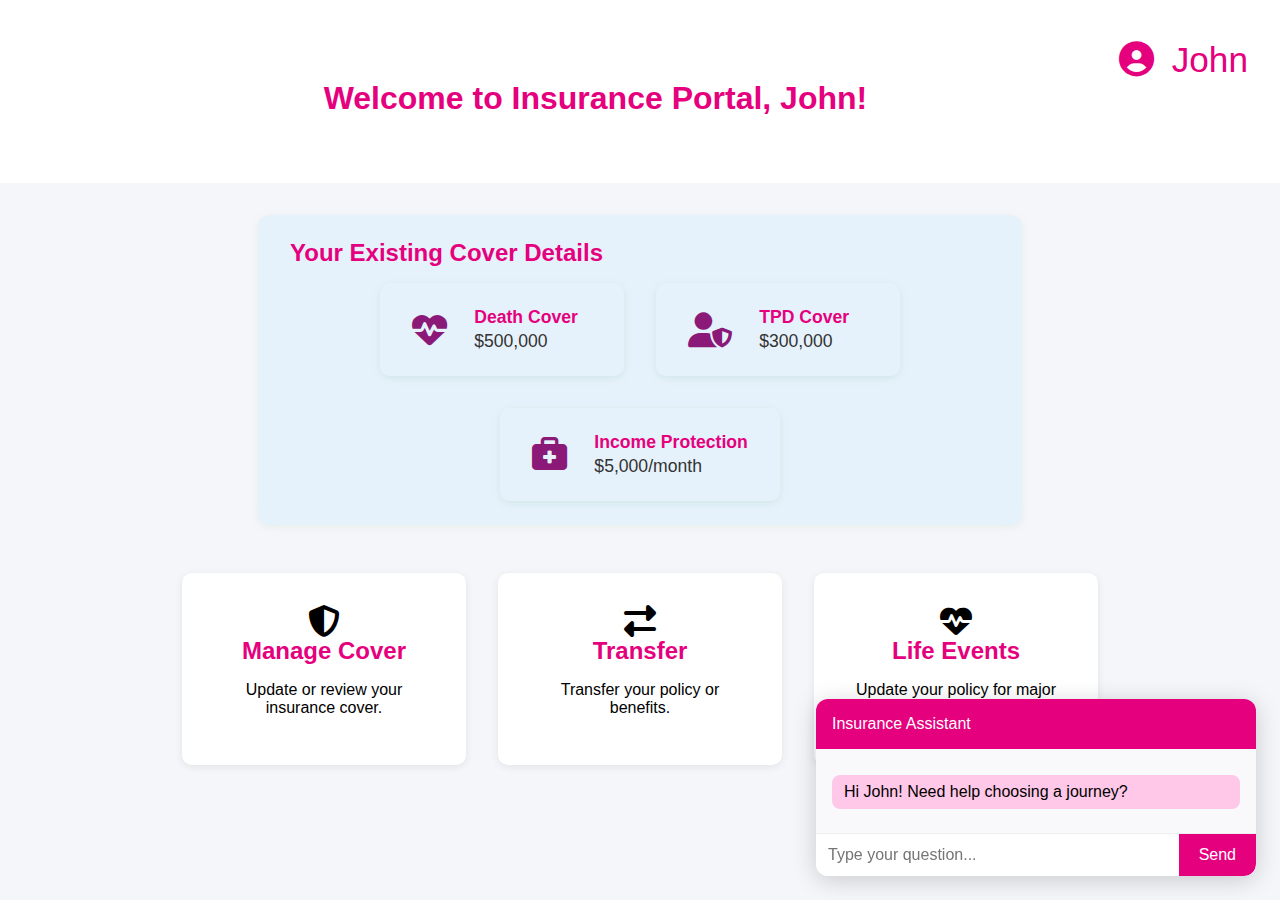
<file: src/index.html>
<!DOCTYPE html>
<html lang="en">
<head>
    <meta charset="UTF-8">
    <title>Insurance Portal Home</title>
    <link rel="stylesheet" href="css/styles.css">
    <link rel="stylesheet" href="https://cdnjs.cloudflare.com/ajax/libs/font-awesome/6.4.0/css/all.min.css">
    <script src="js/menu.js"></script>
    <script>
        function navigate(path) {
            window.location.href = path;
        }
    </script>
</head>
<body>
    <header>
        <div class="header-row">
            <div class="hamburger-menu" style="display: flex; align-items: center;">
                <button id="menu-btn" style="background: none; border: none; cursor: pointer; font-size: 2rem; color: #fff; margin-right: 1rem;">
                    <i class="fa-solid fa-bars"></i>
                </button>
                <nav class="menu-nav">
                    <a href="index.html" class="menu-item">Home</a>
                </nav>
            </div>
            <div class="welcome-center">
                <h1>Welcome to Insurance Portal, John!</h1>
                <p>Select your journey below or chat with us for guidance!</p>
            </div>
            <div class="user-icon">
                <i class="fa-solid fa-user-circle"></i>
                <span id="user-name-top" style="margin-left: 0.5rem;">John</span>
            </div>
        </div>
    </header>
    <main>
        <section class="cover-details">
            <h2>Your Existing Cover Details</h2>
            <div class="home-cover-cards">
                <div class="home-cover-card">
                    <i class="fa-solid fa-heart-pulse cover-icon"></i>
                    <div>
                        <div class="cover-type">Death Cover</div>
                        <div class="cover-amount">$500,000</div>
                    </div>
                </div>
                <div class="home-cover-card">
                    <i class="fa-solid fa-user-shield cover-icon"></i>
                    <div>
                        <div class="cover-type">TPD Cover</div>
                        <div class="cover-amount">$300,000</div>
                    </div>
                </div>
                <div class="home-cover-card">
                    <i class="fa-solid fa-briefcase-medical cover-icon"></i>
                    <div>
                        <div class="cover-type">Income Protection</div>
                        <div class="cover-amount">$5,000/month</div>
                    </div>
                </div>
            </div>
        </section>
        <div class="tiles">
            <div class="tile" onclick="navigate('manage-cover.html')">
                <!-- Icon for Manage Cover -->
                <i class="fa-solid fa-shield-halved fa-2x"></i>
                <h2>Manage Cover</h2>
                <p>Update or review your insurance cover.</p>
            </div>
            <div class="tile" onclick="navigate('transfer-cover.html')">
                <!-- Icon for Transfer -->
                <i class="fa-solid fa-exchange-alt fa-2x"></i>
                <h2>Transfer</h2>
                <p>Transfer your policy or benefits.</p>
            </div>
            <div class="tile" onclick="navigate('life-events.html')">
                <!-- Icon for Life Events -->
                <i class="fa-solid fa-heart-pulse fa-2x"></i>
                <h2>Life Events</h2>
                <p>Update your policy for major life changes.</p>
            </div>
        </div>        
    </main>

    <!-- Chatbot Widget (Always Open) -->
    <div id="chatbot-widget">
        <div id="chatbot-popup">
            <div id="chatbot-header">
                <span>Insurance Assistant</span>
                <!-- Removed close button -->
            </div>
            <div id="chatbot-messages">
                <div class="bot-message">Hi John! Need help choosing a journey?</div>
            </div>
            <form id="chatbot-form">
                <input type="text" id="chatbot-input" placeholder="Type your question..." autocomplete="off" />
                <button type="submit">Send</button>
            </form>
        </div>
    </div>
    <script src="js/chatbot.js"></script>
</body>
</html>
</file>
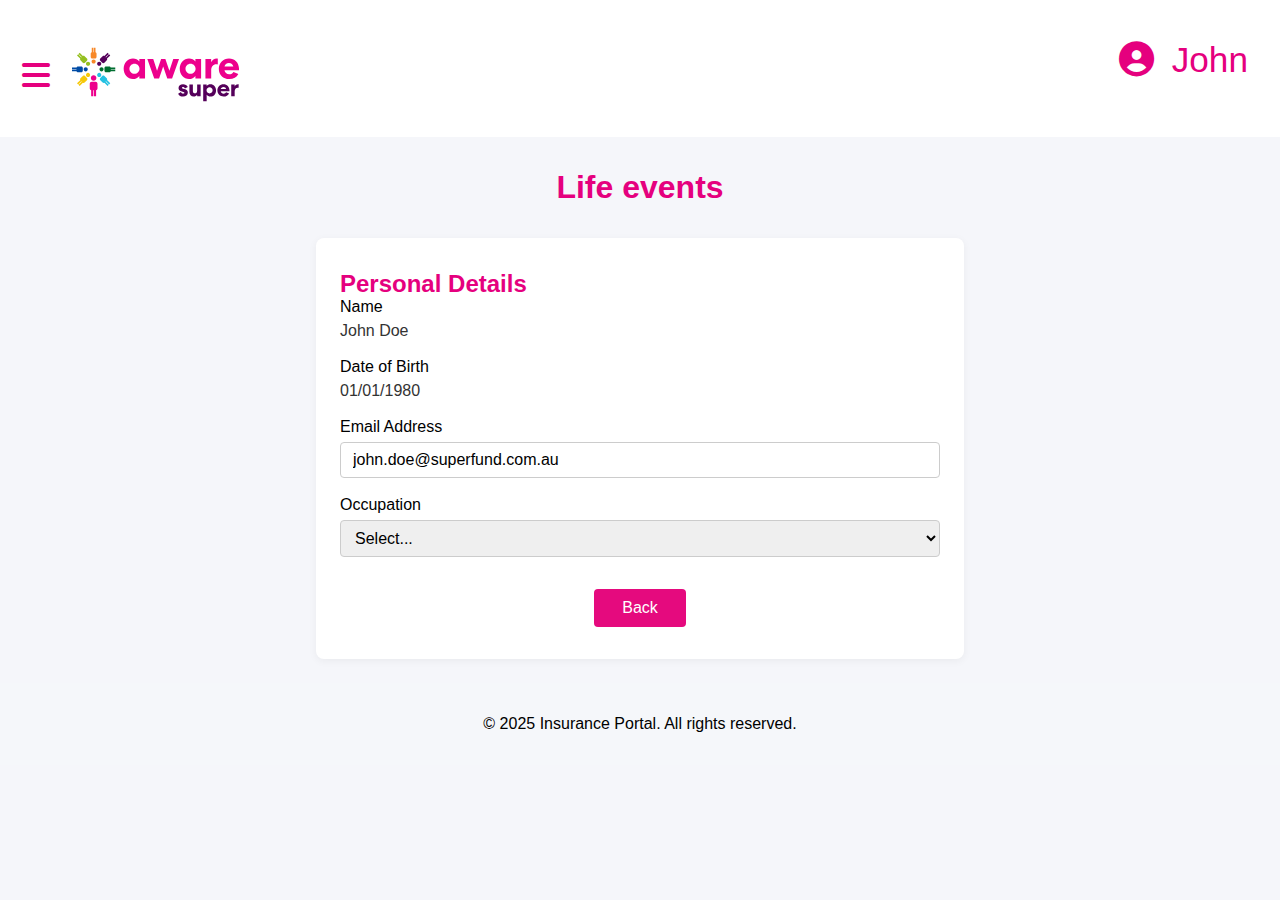
<file: src/life-events.html>
<!DOCTYPE html>
<html lang="en">
<head>
    <meta charset="UTF-8">
    <title>Life Events</title>
    <link rel="stylesheet" href="css/styles.css">
    <link rel="stylesheet" href="https://cdnjs.cloudflare.com/ajax/libs/font-awesome/6.4.0/css/all.min.css">
    <script src="js/menu.js"></script>
</head>
<body>
    <header>
        <div class="header-row">
            <div class="hamburger-menu">
                <button id="menu-btn">
                    <i class="fa-solid fa-bars"></i>
                </button>
                <nav class="menu-nav">
                    <a href="index.html" class="menu-item">Home</a>
                </nav>
                <div>
                    <img src="images/AwareSuper-logo.svg" alt="Fund Logo" class="fund-logo">
                </div>
            </div>
            <div class="user-icon">
                <i class="fa-solid fa-user-circle"></i>
                <span id="user-name-top" style="margin-left: 0.5rem;">John</span>
            </div>
        </div>
    </header>
    <main>
         <div class="page-title">
            <h1>Life events</h1>
            <p></p>
        </div>
        <section class="personal-details-section">
            <form class="form-section">
                <h2>Personal Details</h2>
                <div class="form-group">
                    <label>Name</label>
                    <span class="label-value">John Doe</span>
                </div>
                <div class="form-group">
                    <label>Date of Birth</label>
                    <span class="label-value">01/01/1980</span>
                </div>
                <div class="form-group">
                    <label for="email">Email Address</label>
                    <input type="email" id="email" name="email" value="john.doe@superfund.com.au">
                </div>
                <div class="form-group">
                    <label for="occupation">Occupation</label>
                    <select id="occupation" name="occupation">
                        <option value="">Select...</option>
                        <option value="accountant">Accountant</option>
                        <option value="teacher">Teacher</option>
                        <option value="engineer">Engineer</option>
                        <option value="nurse">Nurse</option>
                        <option value="retail">Retail Worker</option>
                        <option value="construction">Construction Worker</option>
                        <option value="it">IT Professional</option>
                        <option value="student">Student</option>
                        <option value="unemployed">Unemployed</option>
                        <option value="other">Other</option>
                    </select>
                </div>
                <div class="button-row" style="margin-top:2rem; text-align:center;">
                    <button class="button" type="button" onclick="window.location.href='index.html'">Back</button>
                </div>
            </form>
        </section>
    </main>
    <footer>
        <p>&copy; 2025 Insurance Portal. All rights reserved.</p>
    </footer>
</body>
</html>
</file>
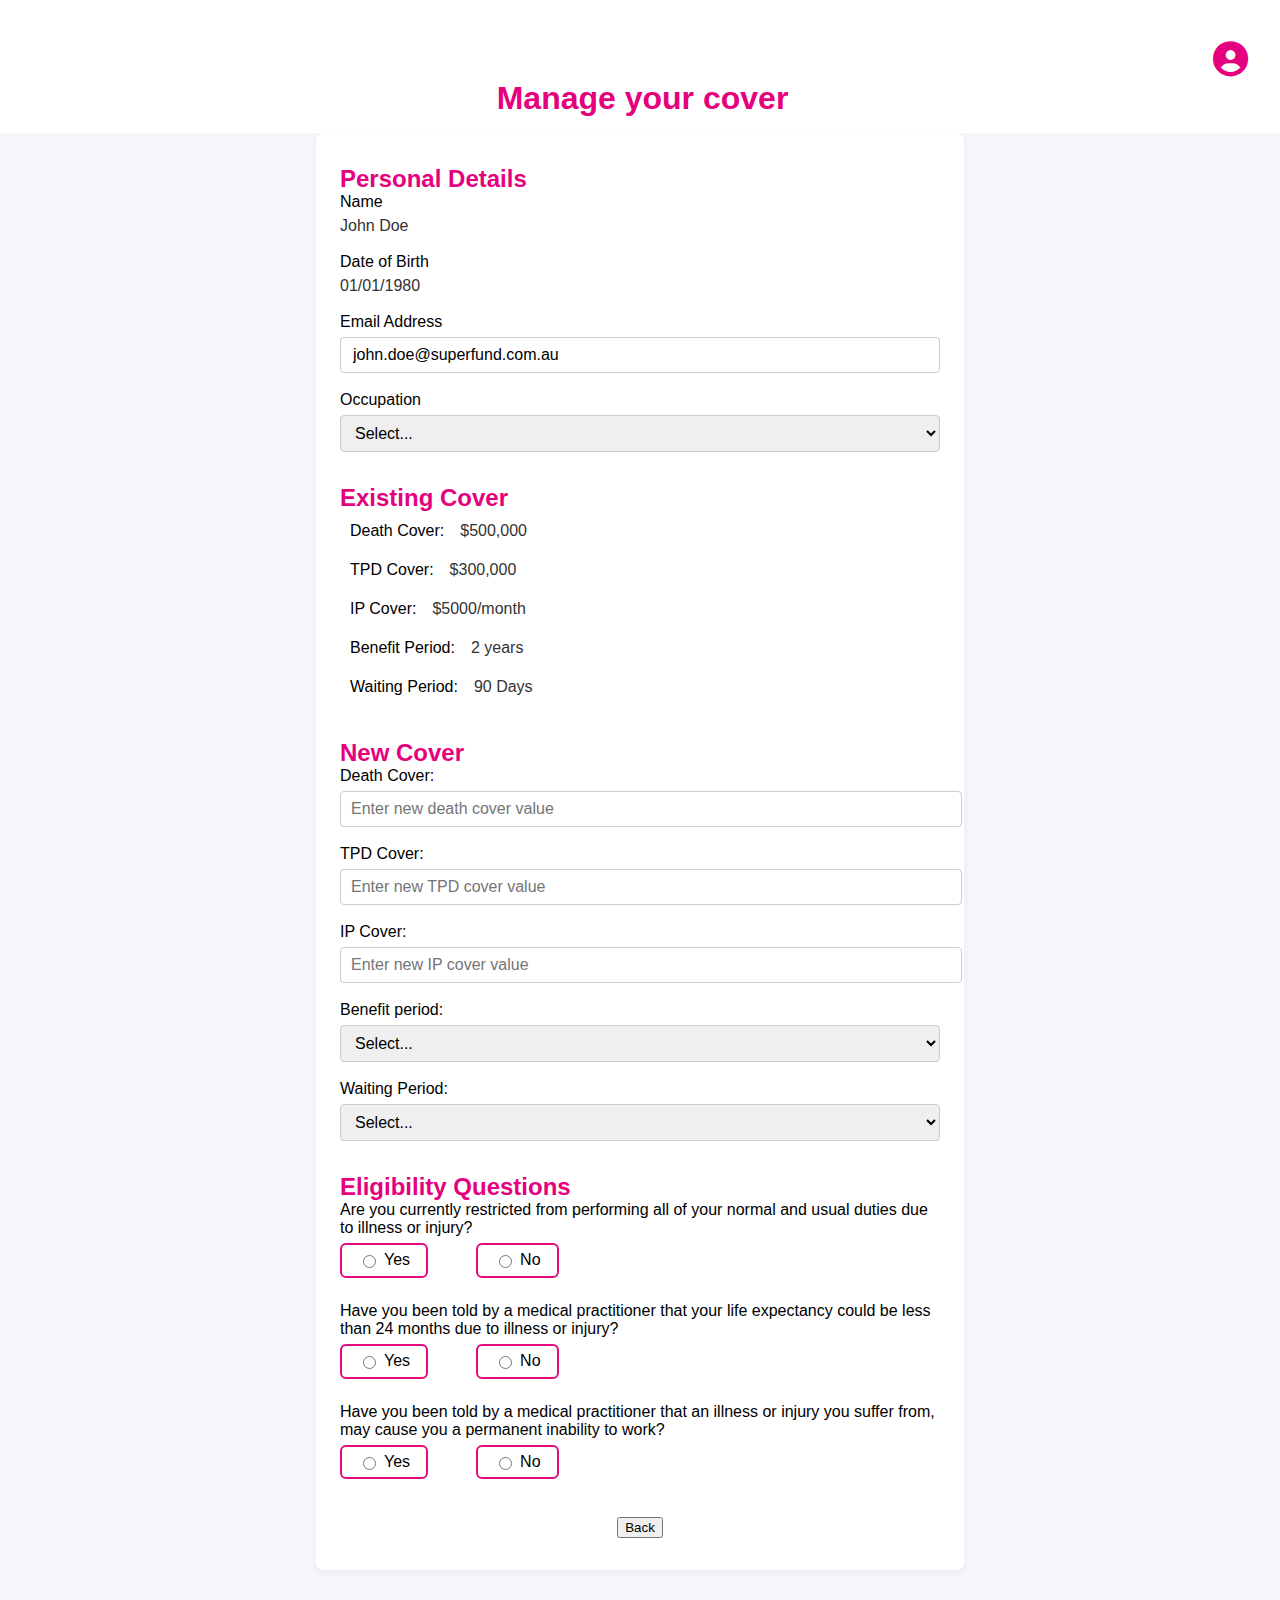
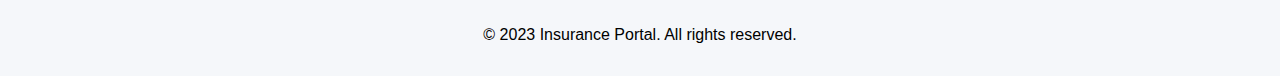
<file: src/manage-cover.html>
<!DOCTYPE html>
<html lang="en">

<head>
    <meta charset="UTF-8">
    <title>Manage Cover</title>
    <link rel="stylesheet" href="css/styles.css">
    <link rel="stylesheet" href="https://cdnjs.cloudflare.com/ajax/libs/font-awesome/6.4.0/css/all.min.css">
    <script src="js/menu.js"></script>
    <script src="js/manage-cover.js"></script>
</head>

<body>
    <header>
        <div class="header-row">
            <div class="hamburger-menu" style="display: flex; align-items: center;">
                <button id="menu-btn"
                    style="background: none; border: none; cursor: pointer; font-size: 2rem; color: #fff; margin-right: 1rem;">
                    <i class="fa-solid fa-bars"></i>
                </button>
                <nav class="menu-nav">
                    <a href="index.html" class="menu-item">Home</a>
                </nav>
            </div>
            <div class="welcome-center">
                <h1>Manage your cover</h1>
            </div>
            <div class="user-icon">
                <i class="fa-solid fa-user-circle"></i>
            </div>
        </div>
    </header>
    <main>
        <section class="personal-details-section">
            <form class="form-section">
                <h2>Personal Details</h2>
                <div class="form-group">
                    <label>Name</label>
                    <span class="label-value">John Doe</span>
                </div>
                <div class="form-group">
                    <label>Date of Birth</label>
                    <span class="label-value">01/01/1980</span>
                </div>
                <div class="form-group">
                    <label for="email">Email Address</label>
                    <input type="email" id="email" name="email" value="john.doe@superfund.com.au">
                </div>
                <div class="form-group">
                    <label for="occupation">Occupation</label>
                    <select id="occupation" name="occupation">
                        <option value="">Select...</option>
                        <option value="accountant">Accountant</option>
                        <option value="teacher">Teacher</option>
                        <option value="engineer">Engineer</option>
                        <option value="nurse">Nurse</option>
                        <option value="retail">Retail Worker</option>
                        <option value="construction">Construction Worker</option>
                        <option value="it">IT Professional</option>
                        <option value="student">Student</option>
                        <option value="unemployed">Unemployed</option>
                        <option value="other">Other</option>
                    </select>
                </div>
                <div id="cover">
                    <!-- Existing Cover Section -->
                    <h2 style="margin-top:2rem;">Existing Cover</h2>
                    <div id="existing-cover">
                        <div class="row">
                            <div style="margin-right: 1rem;"><label>Death Cover:</label></div>
                            <div><span class="label-value">$500,000</span></div>
                        </div>
                        <div class="row">
                            <div style="margin-right: 1rem;"><label>TPD Cover:</label></div>
                            <div><span class="label-value">$300,000</span></div>
                        </div>
                        <div class="row">
                            <div style="margin-right: 1rem;"><label>IP Cover:</label></div>
                            <div><span class="label-value">$5000/month</span></div>
                        </div>
                        <div class="row">
                            <div style="margin-right: 1rem;"><label>Benefit Period:</label></div>
                            <div><span class="label-value">2 years</span></div>
                        </div>
                        <div class="row">
                            <div style="margin-right: 1rem;"><label>Waiting Period:</label></div>
                            <div><span class="label-value">90 Days</span></div>
                        </div>
                    </div>
                    <!-- New Cover Section -->
                    <h2 style="margin-top:2rem;">New Cover</h2>
                    <div id="new-cover">
                        <div class="form-group">
                            <label for="death-value">Death Cover:</label>
                            <input type="number" id="death-value" placeholder="Enter new death cover value" required>
                        </div>
                        <div class="form-group">
                            <label for="tpd-value">TPD Cover:</label>
                            <input type="number" id="tpd-value" placeholder="Enter new TPD cover value" required>
                        </div>
                        <div class="form-group">
                            <label for="ip-value">IP Cover:</label>
                            <input type="number" id="ip-value" placeholder="Enter new IP cover value" required>
                        </div>
                        <div class="form-group">
                            <label for="benefit-period:">Benefit period:</label>
                            <select id="benefit-period" name="benefit-period" required>
                                <option value="">Select...</option>
                                <option value="2">2 years</option>
                                <option value="5">5 years</option>
                            </select>
                        </div>
                        <div class="form-group">
                            <label for="benefit-period:">Waiting Period:</label>
                            <select id="waiting-period" name="waiting-period" required>
                                <option value="">Select...</option>
                                <option value="30">30 Days</option>
                                <option value="90">90 Days</option>
                            </select>
                        </div>
                    </div>
                </div>
                <!-- Eligibility Questions Section -->
                <h2 style="margin-top:2rem;">Eligibility Questions</h2>
                <div id="conditional-questions">
                    <div class="form-group">
                        <label>Are you currently restricted from performing all of your normal and usual duties due to
                            illness or injury?</label>
                        <div class="radio-group">
                            <label><input type="radio" name="restricted-duties" value="yes" required> Yes</label>
                            <label><input type="radio" name="restricted-duties" value="no"> No</label>
                        </div>
                    </div>
                    <div class="form-group">
                        <label>Have you been told by a medical practitioner that your life expectancy could be less than
                            24 months due to illness or injury?</label>
                        <div class="radio-group">
                            <label><input type="radio" name="life-expectancy" value="yes" required> Yes</label>
                            <label><input type="radio" name="life-expectancy" value="no"> No</label>
                        </div>
                    </div>
                </div>
                <div class="form-group">
                    <label>Have you been told by a medical practitioner that an illness or injury you suffer from, may
                        cause you a permanent inability to work?</label>
                    <div class="radio-group">
                        <label><input type="radio" name="permanent-inability" value="yes" required> Yes</label>
                        <label><input type="radio" name="permanent-inability" value="no"> No</label>
                    </div>
                </div>
                <div class="button-row" style="margin-top:2rem; text-align:center;">
                    <button type="button" onclick="window.location.href='index.html'">Back</button>
                </div>
            </form>
        </section>
    </main>
    <footer>
        <p>&copy; 2023 Insurance Portal. All rights reserved.</p>
    </footer>
</body>

</html>
</file>
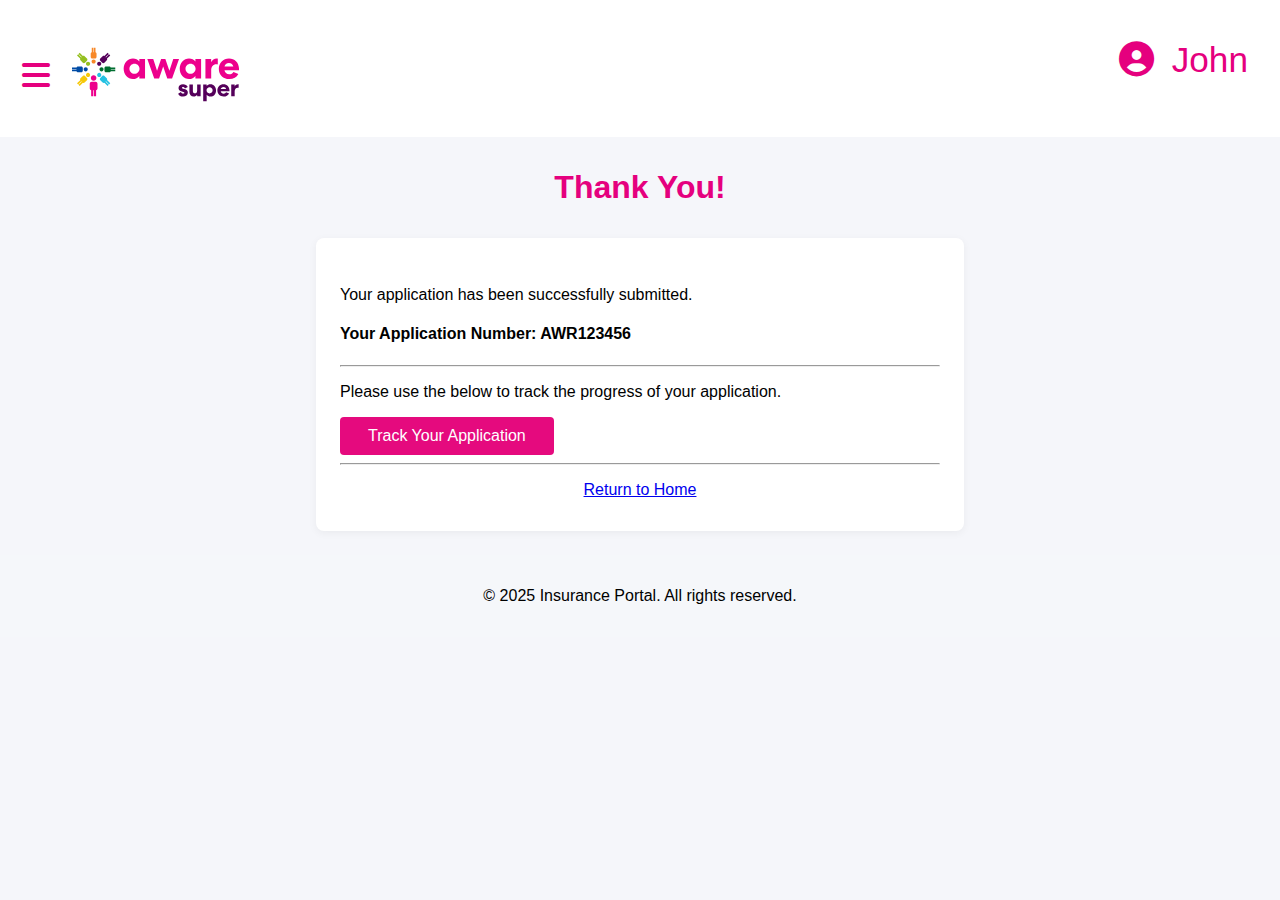
<file: src/thank-you.html>
<!DOCTYPE html>
<html lang="en">

<head>
    <meta charset="UTF-8">
    <title>Thank You</title>
    <link rel="stylesheet" href="css/styles.css">
    <link rel="stylesheet" href="https://cdnjs.cloudflare.com/ajax/libs/font-awesome/6.4.0/css/all.min.css">
    <script src="js/menu.js"></script>
    <script src="js/manage-cover.js"></script>
</head>

<body>
    <header>
        <div class="header-row">
            <div class="hamburger-menu">
                <button id="menu-btn">
                    <i class="fa-solid fa-bars"></i>
                </button>
                <nav class="menu-nav">
                    <a href="index.html" class="menu-item">Home</a>
                </nav>
                <div>
                    <img src="images/AwareSuper-logo.svg" alt="Fund Logo" class="fund-logo">
                </div>
            </div>
            <div class="user-icon">
                <i class="fa-solid fa-user-circle"></i>
                <span id="user-name-top" style="margin-left: 0.5rem;">John</span>
            </div>
        </div>
    </header>

    <main>
        <div class="page-title">
            <h1>Thank You!</h1>
            <p></p>
        </div>
        <section class="personal-details-section"></section>
            <form class="form-section">
                <p>Your application has been successfully submitted.</p>
                <h4>Your Application Number: AWR123456</h4>
                <hr/>
                <div class="button-row" style="margin-top:1rem; text-align:left;">
                    <p>Please use the below to track the progress of your application.</p>
                    <button class="button" type="button">Track Your Application</button>
                </div>
                <hr/>
                <div class="button-row" style="margin-top:1rem; text-align:center;">
                    <a href="index.html" class="btn">Return to Home</a>
                </div>
            </form>
        </section>
    </main>
    <footer>
        <p>&copy; 2025 Insurance Portal. All rights reserved.</p>
    </footer>
</body>

</html>
</file>
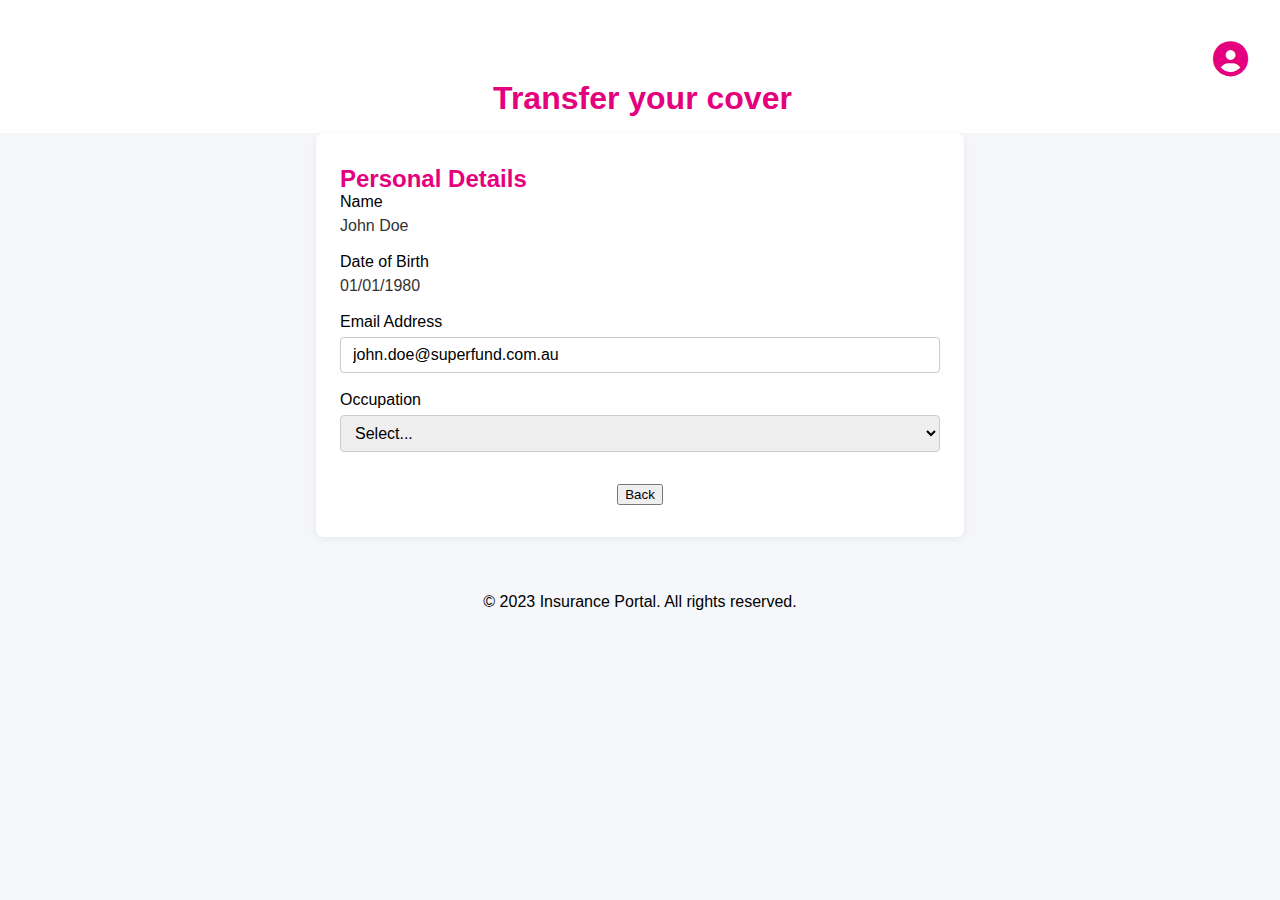
<file: src/transfer-cover.html>
<!DOCTYPE html>
<html lang="en">
<head>
    <meta charset="UTF-8">
    <title>Transfer Cover</title>
    <link rel="stylesheet" href="css/styles.css">
    <link rel="stylesheet" href="https://cdnjs.cloudflare.com/ajax/libs/font-awesome/6.4.0/css/all.min.css">
    <style>
        .menu-nav {
            display: none;
            position: absolute;
            top: 60px;
            left: 20px;
            background: #e6f2fb;
            border-radius: 8px;
            box-shadow: 0 2px 8px rgba(0,0,0,0.08);
            padding: 0.5rem 1.5rem;
            z-index: 100;
        }
        .menu-nav.open {
            display: block;
        }
        .menu-item {
            display: block;
            color: #000 !important;
            text-decoration: none;
            font-weight: 500;
            margin: 0.5rem 0;
        }
        .hamburger-menu {
            position: relative;
        }
    </style>
    <script>
        window.addEventListener('DOMContentLoaded', function() {
            const menuBtn = document.getElementById('menu-btn');
            const menuNav = document.querySelector('.menu-nav');
            menuBtn.addEventListener('click', function(e) {
                e.stopPropagation();
                menuNav.classList.toggle('open');
            });
            document.addEventListener('click', function(e) {
                if (menuNav.classList.contains('open')) {
                    menuNav.classList.remove('open');
                }
            });
            menuNav.addEventListener('click', function(e) {
                e.stopPropagation();
            });
        });
    </script>
</head>
<body>
    <header>
        <div class="header-row">
            <div class="hamburger-menu" style="display: flex; align-items: center;">
                <button id="menu-btn" style="background: none; border: none; cursor: pointer; font-size: 2rem; color: #fff; margin-right: 1rem;">
                    <i class="fa-solid fa-bars"></i>
                </button>
                <nav class="menu-nav">
                    <a href="index.html" class="menu-item">Home</a>
                </nav>
            </div>
            <div class="welcome-center">
                <h1>Transfer your cover</h1>
            </div>
            <div class="user-icon">
                <i class="fa-solid fa-user-circle"></i>
            </div>
        </div>
    </header>
    <main>
        <section class="personal-details-section">
            <form class="form-section">
                <h2>Personal Details</h2>
                <div class="form-group">
                    <label>Name</label>
                    <span class="label-value">John Doe</span>
                </div>
                <div class="form-group">
                    <label>Date of Birth</label>
                    <span class="label-value">01/01/1980</span>
                </div>
                <div class="form-group">
                    <label for="email">Email Address</label>
                    <input type="email" id="email" name="email" value="john.doe@superfund.com.au">
                </div>
                <div class="form-group">
                    <label for="occupation">Occupation</label>
                    <select id="occupation" name="occupation">
                        <option value="">Select...</option>
                        <option value="accountant">Accountant</option>
                        <option value="teacher">Teacher</option>
                        <option value="engineer">Engineer</option>
                        <option value="nurse">Nurse</option>
                        <option value="retail">Retail Worker</option>
                        <option value="construction">Construction Worker</option>
                        <option value="it">IT Professional</option>
                        <option value="student">Student</option>
                        <option value="unemployed">Unemployed</option>
                        <option value="other">Other</option>
                    </select>
                </div>
                <div class="button-row" style="margin-top:2rem; text-align:center;">
                    <button type="button" onclick="window.location.href='index.html'">Back</button>
                </div>
            </form>
        </section>
    </main>
    <footer>
        <p>&copy; 2023 Insurance Portal. All rights reserved.</p>
    </footer>
</body>
</html>
</file>
<file: src/css/styles.css>
body {
    font-family: Arial, sans-serif;
    background: #f5f6fa;
    margin: 0;
    padding: 0;
}

header {
    background: #fff;
    color: #fff;
    padding: 2rem 1rem 1rem 1rem;
    text-align: center;
}

h1, h2 {
    margin: 0;
    color: #e5007e;
}

.chat-container {
    width: 100%;
    max-width: 600px;
    margin: 20px auto;
    background: white;
    border-radius: 8px;
    box-shadow: 0 2px 10px rgba(0, 0, 0, 0.1);
    overflow: hidden;
}

.chat-box {
    height: 400px;
    overflow-y: auto;
    padding: 10px;
}

.user-message,
.bot-message {
    margin: 10px 0;
    padding: 10px;
    border-radius: 5px;
}

.user-message {
    background-color: #d1e7dd;
    text-align: right;
}

.bot-message {
    background-color: #e2e3e5;
    text-align: left;
}

.input-area {
    display: flex;
    padding: 10px;
    background-color: #f1f1f1;
}

.input-area input {
    flex: 1;
    padding: 10px;
    border: 1px solid #ccc;
    border-radius: 5px;
}

.input-area button {
    padding: 10px;
    margin-left: 10px;
    border: none;
    border-radius: 5px;
    background-color: #007bff;
    color: white;
    cursor: pointer;
}

.input-area button:hover {
    background-color: #0056b3;
}

.tiles {
    display: flex;
    justify-content: center;
    gap: 2rem;
    margin: 3rem 0;
}

.tile {
    background: #fff;
    border-radius: 10px;
    box-shadow: 0 2px 8px rgba(0, 0, 0, 0.08);
    padding: 2rem;
    width: 220px;
    cursor: pointer;
    transition: box-shadow 0.2s;
    text-align: center;
}

.tile:hover {
    box-shadow: 0 4px 16px rgba(45, 108, 223, 0.15);
}

#chatbot-widget {
    position: fixed;
    bottom: 24px;
    right: 24px;
    z-index: 1000;
}

#chatbot-toggle {
    background: #2d6cdf;
    color: #fff;
    border: none;
    border-radius: 50%;
    width: 56px;
    /* height: 56px; */
    font-size: 2rem;
    cursor: pointer;
    box-shadow: 0 2px 8px rgba(0, 0, 0, 0.15);
}

#chatbot-popup {
    background: #fff;
    border-radius: 12px;
    box-shadow: 0 4px 24px rgba(0, 0, 0, 0.18);
    width: 440px;
    max-height: 650px;
    display: flex;
    flex-direction: column;
    position: absolute;
    bottom: 0px;
    right: 0;
    overflow: hidden;
}

#chatbot-popup.hidden {
    display: none;
}

#chatbot-header {
    background: #e5007e;
    color: #fff;
    padding: 1rem 1rem;
    display: flex;
    justify-content: space-between;
    align-items: center;
}

#chatbot-messages {
    flex: 1;
    padding: 1rem;
    overflow-y: auto;
    background: #f9f9fb;
}

.bot-message,
.user-message {
    margin-bottom: 0.5rem;
    padding: 0.5rem 0.75rem;
    border-radius: 8px;
    max-width: 100%;
}

.bot-message {
    background: #ffc8e8;
    color: #000;
    align-self: flex-start;
}

.user-message {
    background: #f7ddec!important;
    color: #1b4332;
    align-self: flex-end;
}

#chatbot-form {
    display: flex;
    border-top: 1px solid #eee;
}

#chatbot-input {
    flex: 1;
    border: none;
    padding: 0.75rem;
    font-size: 1rem;
    border-radius: 0 0 0 12px;
}

#chatbot-form button {
    background: #e5007e;
    color: #fff;
    border: none;
    padding: 0 1.25rem;
    font-size: 1rem;
    border-radius: 0 0 12px 0;
    cursor: pointer;
}

.user-info {
    position: absolute;
    top: 1.5rem;
    right: 2rem;
    font-weight: bold;
    color: #fff;
    font-size: 1.1rem;
}

.header-row {
    display: flex;
    justify-content: space-between;
    align-items: flex-start;
}

.user-icon {
    color: #e5007e;
    font-size: 2.2rem;
    margin-top: 0.5rem;
    margin-right: 1rem;
}

.welcome-center {
    flex: 1;
    text-align: center;
    padding-top: 3rem;
}
.page-title {
    flex: 1;
    text-align: center;
    margin: 2rem 0rem;
    color: #e50a7e;
}
over-icon
.logo-link {
    display: inline-block;
}

.logo-img {
    height: 60px;
    width: auto;
    transition: transform 0.2s;
}

.logo-link:hover .logo-img {
    transform: scale(1.05);
}

.form-section {
    max-width: 600px;
    margin: 0 auto;
    background: #fff;
    padding: 32px 24px;
    border-radius: 8px;
    box-shadow: 0 2px 8px rgba(0, 0, 0, 0.05);
}

.form-group {
    margin-bottom: 18px;
}

label {
    display: block;
    font-weight: 500;
    margin-bottom: 6px;
}

input[type="text"],
input[type="email"],
input[type="number"],
select {
    width: 100%;
    padding: 8px 10px;
    border: 1px solid #ccc;
    border-radius: 4px;
    font-size: 1rem;
}

.radio-group {
    display: flex;
    gap: 24px;
    margin-top: 6px; 
}

.radio-group label {
    display: inline-flex;
    align-items: center;
    margin-right: 1.5rem;
    padding: 0.4rem 1rem;
    border: 2px solid #E50A7E;
    border-radius: 6px;
    background: #fff;
    cursor: pointer;
    transition: border-color 0.2s;
}

.radio-group input[type="radio"] {
    margin-right: 0.5rem;
    accent-color: #e50a7e;
}
.radio-group label:hover,
.radio-group input[type="radio"]:focus + label {
    border-color: #e50a7e;
}

.button-row {
    /* display: flex;
    justify-content: space-between; */
    margin-top: 28px;
}

.button {
    padding: 10px 28px;
    border: none;
    border-radius: 4px;
    background: #e50a7e;
    color: #fff;
    font-size: 1rem;
    cursor: pointer;
    transition: background 0.2s;
}

.button:hover {
    background: #d464a0;
}

.label-value {
    font-weight: 400;
    color: #333;
    margin-top: 4px;
    margin-bottom: 0;
}

footer {
    text-align: center;
    padding: 16px 0;
    background-color: #f5f7fa;
    margin-top: 24px;
}

.cover-details {
    background: #e6f2fb;
    border-radius: 12px;
    margin: 2rem auto 0 auto;
    max-width: 700px;
    padding: 1.5rem 2rem;
    box-shadow: 0 2px 8px rgba(33, 136, 56, 0.08);
}

.cover-details h2 {
    color: #e5007e;
    margin-bottom: 1rem;
    text-align: left;
}

.cover-cards {
    display: flex;
    flex-direction: column;
    gap: 2rem;
    width: 100%;
    margin: 2rem 0;
}

.cover-card {
    background: #fff;
    border-radius: 12px;
    /* box-shadow: 0 2px 8px rgba(33,136,56,0.10); */
    /* Remove padding */
    padding: 0;
    width: 100%;
    max-width: 100%;
    display: flex;
    flex-direction: column;
    align-items: flex-start;
}

.cover-card-header {
    display: flex;
    align-items: center;
    margin-bottom: 1rem;
}

.cover-icon {
    font-size: 2rem;
    color: #000;
    margin-right: 0.7rem;
}

.cover-type {
    font-weight: bold;
    font-size: 1.1rem;
    color: #e5007e;
}

.cover-card-body {
    width: 100%;
}

.cover-card-body .form-group {
    margin-bottom: 0.8rem;
}

.form-group input[type="email"] {
    padding-left: 0.75rem;
    padding-right: 0.75rem;
    /* You can also set padding-top and padding-bottom for uniformity */
    padding-top: 0.5rem;
    padding-bottom: 0.5rem;
    box-sizing: border-box;
}

.menu-nav {
    display: none;
    position: absolute;
    top: 60px;
    left: 20px;
    background: #e6f2fb;
    border-radius: 8px;
    box-shadow: 0 2px 8px rgba(0, 0, 0, 0.08);
    padding: 0.5rem 1.5rem;
    z-index: 100;
}

.menu-nav.open {
    display: block;
}

.menu-item {
    display: block;
    color: #000 !important;
    text-decoration: none;
    font-weight: 500;
    margin: 0.5rem 0;
}

.hamburger-menu {
    display: flex;
    align-items: center;
}


.hamburger-menu #menu-btn {
    background: none !important;
    border: none !important;
    box-shadow: none !important;
    color: #e5007e;
    cursor: pointer;
    font-size: 2rem;
    margin-right: 1rem;
    /* padding: 0;
    outline: none; */
    /* Add any other overrides needed */
}

.row {
    display: flex; 
    flex-direction: row;
    padding: 5px;
    margin: 5px;
}

.row-flex {
    display: flex;
    align-items: center;
    gap: 1rem;
}
.row-flex label {
    margin-bottom: 0;
    min-width: 120px;
}
.row-flex input[type="number"],
.row-flex input[type="email"],
.row-flex select {
    flex: 1;
    min-width: 0;
    padding: 0.5rem 0.75rem;
    font-size: 1rem;
    border-radius: 6px;
    border: 1px solid #ccc;
    box-sizing: border-box;
}

/* Home page cover cards */
.home-cover-cards {
    display: flex;
    gap: 2rem;
    justify-content: center;
    flex-wrap: wrap;
    /* margin: 2rem 0; */
}

.home-cover-card {
    background: #e6f2fb;
    border-radius: 10px;
    box-shadow: 0 2px 8px rgba(33,136,56,0.10);
    padding: 1.5rem 2rem;
    min-width: 180px;
    display: flex;
    align-items: center;
    gap: 1rem;
}

.home-cover-card .cover-icon {
    font-size: 2.2rem;
    color: #8a1978;
}

.home-cover-card .cover-type {
    font-weight: bold;
    font-size: 1.1rem;
    color: #e5007e;
}

.home-cover-card .cover-amount {
    font-size: 1.1rem;
    color: #333;
    margin-top: 0.2rem;
}

.tile-cover-icon {
    color: #e50a7e;
}

.fund-name {
    font-weight: bold;
    color: #fff;
    font-size: 2rem;
    margin-left: 1.5rem;
}

.chatbot-journey-btn {
    background: #e50a7e;
    color: #fff;
    border: none;
    border-radius: 0px;
    padding: 0.4rem 1rem;
    font-size: 1rem;
    cursor: pointer;
    margin-top: 0.5rem;
}
.chatbot-journey-btn:hover {
    background: #d464a0;
}

.cover-section {
    width: 100%;
    display: flex;
    justify-content: stretch;
}

.quick-cover-card {
    width: 100%;
    max-width: 100%;
    background: #fff;
    border-radius: 12px;
    box-shadow: 0 2px 8px rgba(33,136,56,0.10);
    padding: 2rem;
    display: flex;
    flex-direction: column;
    align-items: flex-start;
}

.quick-cover-header {
    display: flex;
    align-items: center;
    margin-bottom: 1rem;
}

.quick-cover-header .cover-icon {
    font-size: 2rem;
    color: #e50a7e;
    margin-right: 0.7rem;
}

.quick-cover-header .cover-type {
    font-weight: bold;
    font-size: 1.1rem;
    color: #e50a7e;
}

.quick-cover-body .form-group {
    margin-bottom: 1rem;
}

.customize-cover-section {
    width: 100%;
    display: flex;
    justify-content: stretch;
    margin-top: 2rem;
}

.customize-cover-card {
    width: 100%;
    max-width: 100%;
    background: #fff;
    border-radius: 12px;
    box-shadow: 0 2px 8px rgba(33,136,56,0.10);
    padding: 2rem;
    display: flex;
    flex-direction: column;
    align-items: flex-start;
}

.customize-cover-header {
    display: flex;
    align-items: center;
    margin-bottom: 1rem;
}

.customize-cover-header .cover-icon {
    font-size: 2rem;
    color: #e50a7e;
    margin-right: 0.7rem;
}

.customize-cover-header .cover-type {
    font-weight: bold;
    font-size: 1.1rem;
    color: #e50a7e;
}

.customize-cover-body {
    width: 100%;
}

.customize-cover-body .form-group {
    margin-bottom: 1rem;
}

.section-divider {
    border: none;
    border-top: 2px solid #218838;
    margin: 2.5rem 0 2rem 0;
    width: 100%;
    opacity: 0.2;
}

.chatbot-option-btn {
    background: #e50a7e;
    color: #fff;
    border: none;
    border-radius: 6px;
    padding: 0.4rem 1rem;
    font-size: 1rem;
    cursor: pointer;
    margin-top: 0.7rem;
}

.chatbot-option-btn:hover {
    background: #d464a0;
}

.fund-logo {
    height: 75px;
    padding: 5px 0;
}
</file>
